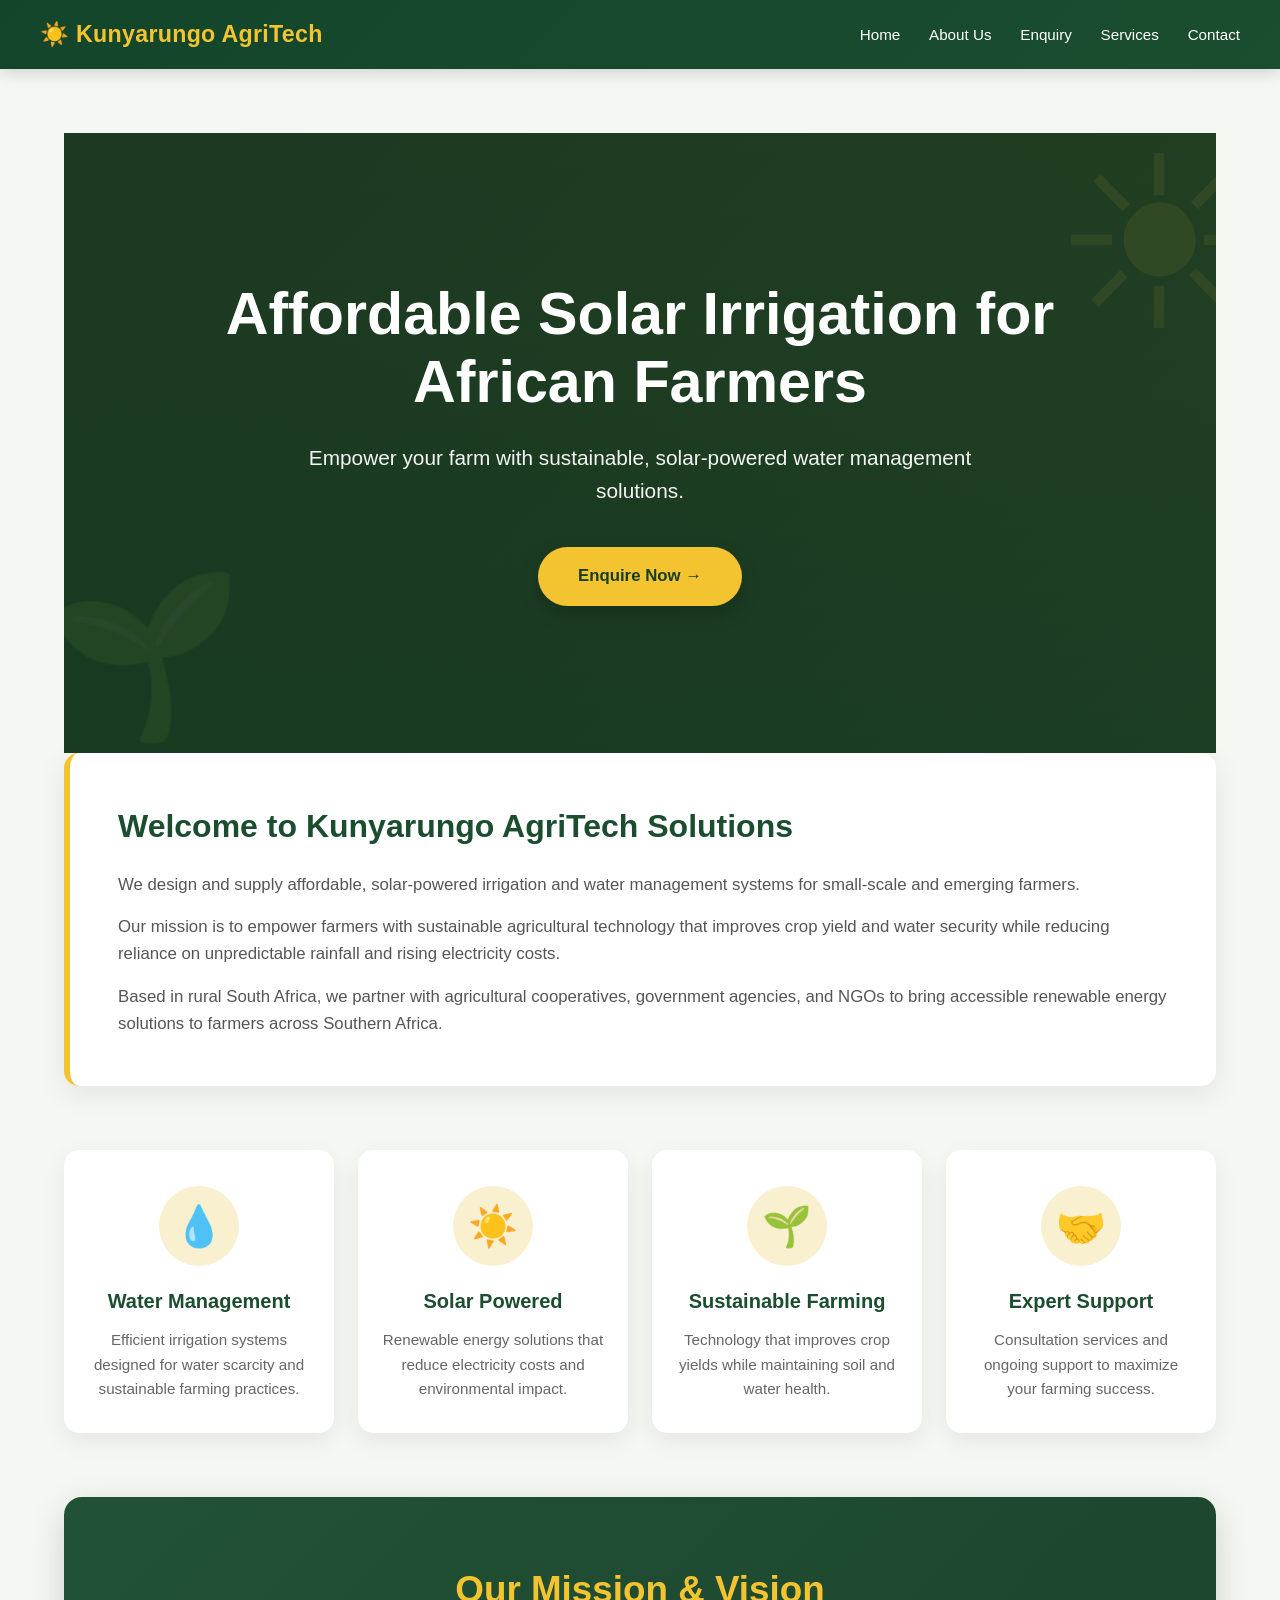
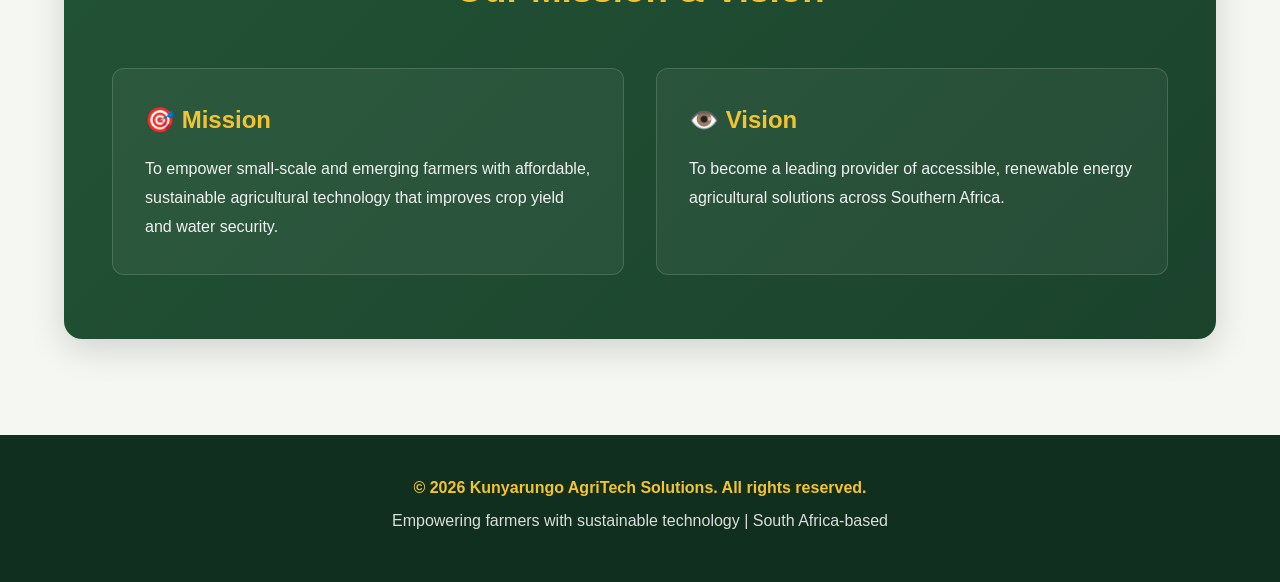
<file: Formative_1/index.html>
<!DOCTYPE html>
<html lang="en">
<head>
    <meta charset="UTF-8">
    <meta name="viewport" content="width=device-width, initial-scale=1.0">

    <title>Kunyarungo AgriTech Solutions - Solar Powered Irrigation</title>

    <style>
        /* ================================
           GLOBAL STYLES
        ================================== */

        * {
            margin: 0;
            padding: 0;
            box-sizing: border-box;
        }

        html {
            scroll-behavior: smooth;
        }

        body {
            font-family: "Segoe UI", Tahoma, Geneva, Verdana, sans-serif;
            line-height: 1.6;
            color: #333;
            background: #f5f7f3;
        }

        a {
            text-decoration: none;
        }

        /* ================================
           HEADER
        ================================== */

        header {
            background: linear-gradient(135deg, #12452a, #1b4d2f);
            padding: 1rem 2rem;
            position: sticky;
            top: 0;
            z-index: 1000;
            box-shadow: 0 4px 15px rgba(0, 0, 0, 0.15);
        }

        .header-container {
            max-width: 1200px;
            margin: auto;
            display: flex;
            align-items: center;
            justify-content: space-between;
        }

        .logo {
            color: #f4c430;
            font-size: 1.45rem;
            font-weight: 700;
            letter-spacing: 0.3px;
            transition: 0.3s ease;
        }

        .logo:hover {
            color: #fff;
        }

        nav ul {
            list-style: none;
            display: flex;
            align-items: center;
            gap: 1.8rem;
        }

        nav a {
            color: #fff;
            font-size: 0.95rem;
            font-weight: 500;
            position: relative;
            transition: color 0.3s ease;
        }

        nav a::after {
            content: "";
            position: absolute;
            width: 0;
            height: 2px;
            background: #f4c430;
            left: 0;
            bottom: -6px;
            transition: width 0.3s ease;
        }

        nav a:hover {
            color: #f4c430;
        }

        nav a:hover::after {
            width: 100%;
        }

        /* ================================
           HERO SECTION
        ================================== */

        .hero {
            min-height: 620px;
            display: flex;
            align-items: center;
            justify-content: center;
            text-align: center;
            color: white;
            padding: 4rem 1.5rem;

            background:
                linear-gradient(
                    rgba(10, 55, 32, 0.82),
                    rgba(10, 55, 32, 0.88)
                ),
                linear-gradient(
                    135deg,
                    #6b4423,
                    #9a6b35
                );

            position: relative;
            overflow: hidden;
        }

        .hero::before {
            content: "☀";
            position: absolute;
            font-size: 15rem;
            color: rgba(244, 196, 48, 0.08);
            top: -80px;
            right: -50px;
        }

        .hero::after {
            content: "🌱";
            position: absolute;
            font-size: 10rem;
            opacity: 0.08;
            bottom: -30px;
            left: -20px;
        }

        .hero-content {
            max-width: 850px;
            position: relative;
            z-index: 2;
            animation: fadeInUp 1s ease;
        }

        .hero h1 {
            font-size: clamp(2rem, 5vw, 3.7rem);
            line-height: 1.15;
            margin-bottom: 1.5rem;
            font-weight: 800;
        }

        .hero p {
            font-size: clamp(1rem, 2vw, 1.3rem);
            max-width: 700px;
            margin: 0 auto 2.5rem;
            color: #f4f4f4;
        }

        /* ================================
           BUTTON
        ================================== */

        .cta-button {
            display: inline-block;
            padding: 1rem 2.5rem;
            background: #f4c430;
            color: #173d27;
            border-radius: 50px;
            font-weight: 700;
            font-size: 1.05rem;
            box-shadow: 0 8px 20px rgba(0, 0, 0, 0.2);
            transition: all 0.3s ease;
        }

        .cta-button:hover {
            background: #ffd84d;
            transform: translateY(-4px);
            box-shadow: 0 12px 25px rgba(0, 0, 0, 0.3);
        }

        /* ================================
           MAIN CONTENT
        ================================== */

        main {
            max-width: 1200px;
            margin: auto;
            padding: 4rem 1.5rem;
        }

        /* ================================
           INTRODUCTION
        ================================== */

        .introduction {
            background: #fff;
            padding: 3rem;
            border-radius: 15px;
            margin-bottom: 4rem;
            border-left: 6px solid #f4c430;
            box-shadow: 0 8px 30px rgba(0, 0, 0, 0.08);
        }

        .introduction h2 {
            color: #1b4d2f;
            font-size: 2rem;
            margin-bottom: 1.2rem;
        }

        .introduction p {
            color: #555;
            font-size: 1.05rem;
            margin-bottom: 1rem;
        }

        .introduction p:last-child {
            margin-bottom: 0;
        }

        /* ================================
           FEATURES
        ================================== */

        .features {
            display: grid;
            grid-template-columns: repeat(4, 1fr);
            gap: 1.5rem;
            margin-bottom: 4rem;
        }

        .feature-card {
            background: #fff;
            padding: 2rem 1.5rem;
            border-radius: 15px;
            text-align: center;
            box-shadow: 0 8px 25px rgba(0, 0, 0, 0.07);
            border-top: 4px solid transparent;
            transition: all 0.35s ease;
        }

        .feature-card:hover {
            transform: translateY(-10px);
            border-top-color: #f4c430;
            box-shadow: 0 15px 35px rgba(0, 0, 0, 0.12);
        }

        .feature-icon {
            width: 80px;
            height: 80px;
            margin: 0 auto 1.2rem;
            display: flex;
            align-items: center;
            justify-content: center;
            border-radius: 50%;
            background: #f8f0cf;
            font-size: 2.5rem;
        }

        .feature-card h3 {
            color: #1b4d2f;
            margin-bottom: 0.7rem;
            font-size: 1.25rem;
        }

        .feature-card p {
            color: #666;
            font-size: 0.95rem;
        }

        /* ================================
           MISSION & VISION
        ================================== */

        .mission-vision {
            background:
                linear-gradient(
                    135deg,
                    rgba(27, 77, 47, 0.97),
                    rgba(20, 61, 38, 0.97)
                );

            color: white;
            padding: 4rem 3rem;
            border-radius: 18px;
            margin-bottom: 2rem;
            box-shadow: 0 10px 35px rgba(0, 0, 0, 0.15);
        }

        .mission-vision h2 {
            text-align: center;
            color: #f4c430;
            font-size: 2.3rem;
            margin-bottom: 3rem;
        }

        .mission-vision-grid {
            display: grid;
            grid-template-columns: repeat(2, 1fr);
            gap: 2rem;
        }

        .mission-vision-item {
            padding: 2rem;
            border: 1px solid rgba(255, 255, 255, 0.15);
            border-radius: 12px;
            background: rgba(255, 255, 255, 0.05);
            transition: 0.3s ease;
        }

        .mission-vision-item:hover {
            background: rgba(255, 255, 255, 0.09);
            transform: translateY(-5px);
        }

        .mission-vision-item h3 {
            color: #f4c430;
            font-size: 1.5rem;
            margin-bottom: 1rem;
        }

        .mission-vision-item p {
            line-height: 1.8;
            color: #f1f1f1;
        }

        /* ================================
           FOOTER
        ================================== */

        footer {
            background: #102f1e;
            color: #ddd;
            text-align: center;
            padding: 2.5rem 1.5rem;
        }

        footer p {
            margin-bottom: 0.5rem;
        }

        footer p:first-child {
            color: #f4c430;
            font-weight: 600;
        }

        /* ================================
           ANIMATION
        ================================== */

        @keyframes fadeInUp {
            from {
                opacity: 0;
                transform: translateY(30px);
            }

            to {
                opacity: 1;
                transform: translateY(0);
            }
        }

        /* ================================
           TABLET
        ================================== */

        @media (max-width: 900px) {

            .features {
                grid-template-columns: repeat(2, 1fr);
            }

            .header-container {
                gap: 1.5rem;
            }

            nav ul {
                gap: 1rem;
            }
        }

        /* ================================
           MOBILE
        ================================== */

        @media (max-width: 650px) {

            header {
                padding: 1rem;
            }

            .header-container {
                flex-direction: column;
                text-align: center;
            }

            nav ul {
                flex-wrap: wrap;
                justify-content: center;
                gap: 0.8rem 1.2rem;
            }

            .hero {
                min-height: 500px;
                padding: 3rem 1rem;
            }

            .hero h1 {
                font-size: 2rem;
            }

            .hero p {
                font-size: 1rem;
            }

            main {
                padding: 2.5rem 1rem;
            }

            .introduction {
                padding: 2rem 1.5rem;
            }

            .introduction h2 {
                font-size: 1.6rem;
            }

            .features {
                grid-template-columns: 1fr;
            }

            .mission-vision {
                padding: 2.5rem 1.5rem;
            }

            .mission-vision h2 {
                font-size: 1.8rem;
            }

            .mission-vision-grid {
                grid-template-columns: 1fr;
            }

            .cta-button {
                padding: 0.9rem 2rem;
            }
        }

        /* ================================
           SMALL PHONES
        ================================== */

        @media (max-width: 400px) {

            .logo {
                font-size: 1.2rem;
            }

            nav ul {
                flex-direction: column;
                gap: 0.4rem;
            }

            nav a {
                display: block;
                padding: 0.25rem;
            }

            .hero h1 {
                font-size: 1.7rem;
            }

            .hero p {
                font-size: 0.9rem;
            }

            .feature-card {
                padding: 1.5rem;
            }
        }
    </style>
</head>

<body>

    <!-- ================================
         HEADER
    ================================== -->

    <header>
        <div class="header-container">

            <a href="index.html" class="logo">
                ☀️ Kunyarungo AgriTech
            </a>
<!-- na-->
            <nav>
                <ul>
                    <li><a href="index.html">Home</a></li>
                    <li><a href="about.html">About Us</a></li>
                    <li><a href="enquiry.html">Enquiry</a></li>
                    <li><a href="services.html">Services</a></li>
                    <li><a href="contact.html">Contact</a></li>
                </ul>
            </nav>

        </div>
    </header>


    <!-- ================================
         MAIN CONTENT
    ================================== -->

    <main>

        <!-- HERO -->

        <section class="hero">

            <div class="hero-content">

                <h1>
                    Affordable Solar Irrigation
                    for African Farmers
                </h1>

                <p>
                    Empower your farm with sustainable,
                    solar-powered water management solutions.
                </p>

                <a href="enquiry.html" class="cta-button">
                    Enquire Now →
                </a>

            </div>

        </section>


        <!-- INTRODUCTION -->

        <section class="introduction">

            <h2>
                Welcome to Kunyarungo AgriTech Solutions
            </h2>

            <p>
                We design and supply affordable, solar-powered
                irrigation and water management systems for
                small-scale and emerging farmers.
            </p>

            <p>
                Our mission is to empower farmers with sustainable
                agricultural technology that improves crop yield
                and water security while reducing reliance on
                unpredictable rainfall and rising electricity costs.
            </p>

            <p>
                Based in rural South Africa, we partner with
                agricultural cooperatives, government agencies,
                and NGOs to bring accessible renewable energy
                solutions to farmers across Southern Africa.
            </p>

        </section>


        <!-- FEATURES -->

        <section class="features">

            <div class="feature-card">

                <div class="feature-icon">
                    💧
                </div>

                <h3>
                    Water Management
                </h3>

                <p>
                    Efficient irrigation systems designed for
                    water scarcity and sustainable farming practices.
                </p>

            </div>


            <div class="feature-card">

                <div class="feature-icon">
                    ☀️
                </div>

                <h3>
                    Solar Powered
                </h3>

                <p>
                    Renewable energy solutions that reduce
                    electricity costs and environmental impact.
                </p>

            </div>


            <div class="feature-card">

                <div class="feature-icon">
                    🌱
                </div>

                <h3>
                    Sustainable Farming
                </h3>

                <p>
                    Technology that improves crop yields while
                    maintaining soil and water health.
                </p>

            </div>


            <div class="feature-card">

                <div class="feature-icon">
                    🤝
                </div>

                <h3>
                    Expert Support
                </h3>

                <p>
                    Consultation services and ongoing support
                    to maximize your farming success.
                </p>

            </div>

        </section>


        <!-- MISSION & VISION -->

        <section class="mission-vision">

            <h2>
                Our Mission & Vision
            </h2>

            <div class="mission-vision-grid">

                <div class="mission-vision-item">

                    <h3>
                        🎯 Mission
                    </h3>

                    <p>
                        To empower small-scale and emerging farmers
                        with affordable, sustainable agricultural
                        technology that improves crop yield and
                        water security.
                    </p>

                </div>


                <div class="mission-vision-item">

                    <h3>
                        👁️ Vision
                    </h3>

                    <p>
                        To become a leading provider of accessible,
                        renewable energy agricultural solutions
                        across Southern Africa.
                    </p>

                </div>

            </div>

        </section>

    </main>


    <!-- ================================
         FOOTER
    ================================== -->

    <footer>

        <p>
            &copy; 2026 Kunyarungo AgriTech Solutions.
            All rights reserved.
        </p>

        <p>
            Empowering farmers with sustainable technology |
            South Africa-based
        </p>

    </footer>

</body>
</html>
</file>
